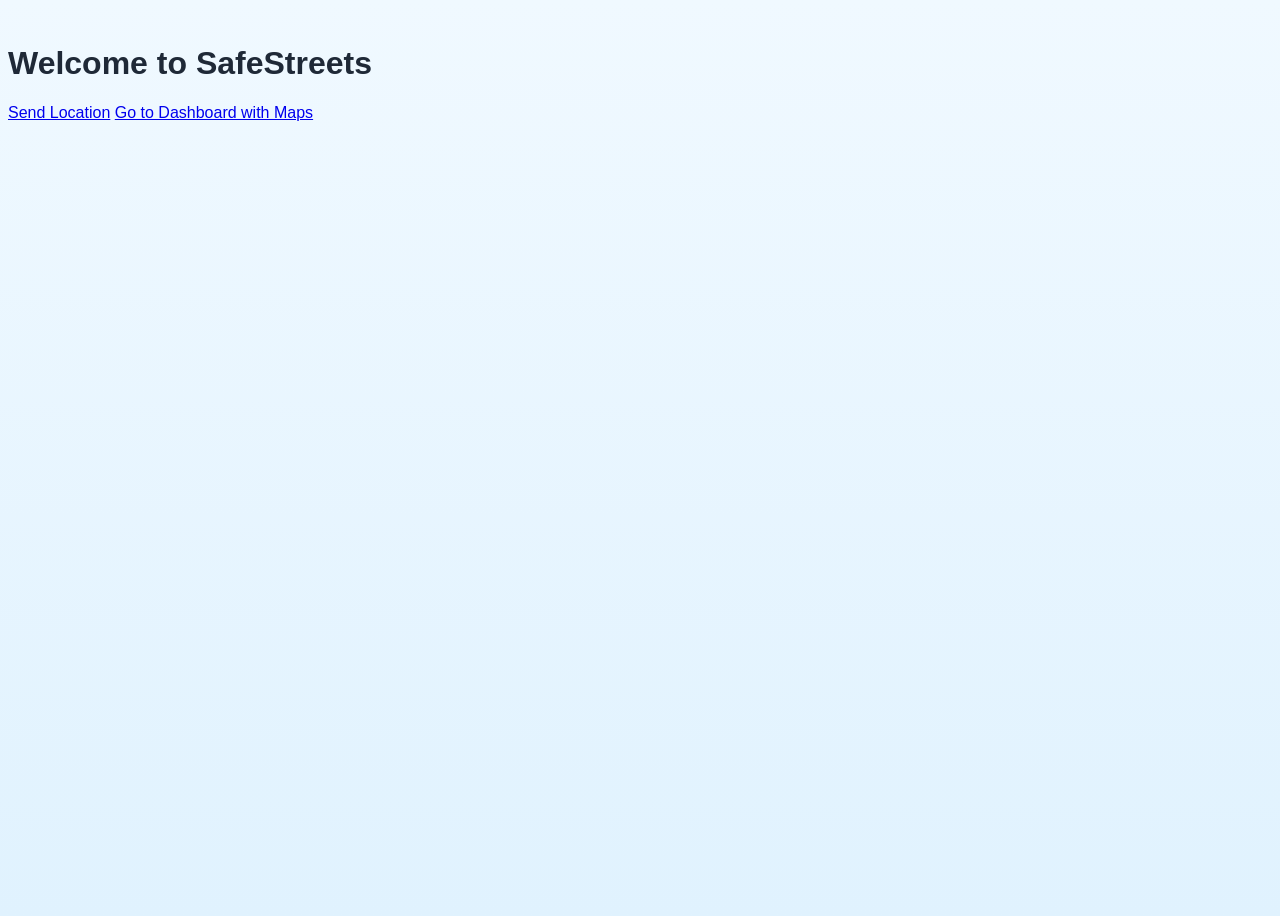
<file: index.html>
<!DOCTYPE html>
<html lang="en">
<head>
  <meta charset="utf-8">
  <meta name="viewport" content="width=device-width,initial-scale=1">
  <title>SafeStreets Web</title>
  <link rel="stylesheet" href="style.css"> <!-- no trailing slash -->
</head>
<body>
  <div id="page-debug" style="color:red; font-weight:bold; padding:8px;"></div>
  <h1>Welcome to SafeStreets</h1>
  <a href="report.html">Send Location</a>
  <a href="dashboard.html">Go to Dashboard with Maps</a>

  <script>
    window.addEventListener('error', function(e) {
      const el = document.getElementById('page-debug');
      el && (el.textContent = 'JS Error: ' + (e.message || e.error || 'unknown'));
      console.error('Captured error:', e);
    });
    window.addEventListener('unhandledrejection', function(ev) {
      const el = document.getElementById('page-debug');
      el && (el.textContent = 'Promise rejection: ' + (ev.reason && (ev.reason.message || ev.reason) || 'unknown'));
      console.error('Unhandled rejection:', ev);
    });
  </script>
</body>
</html>
</file>
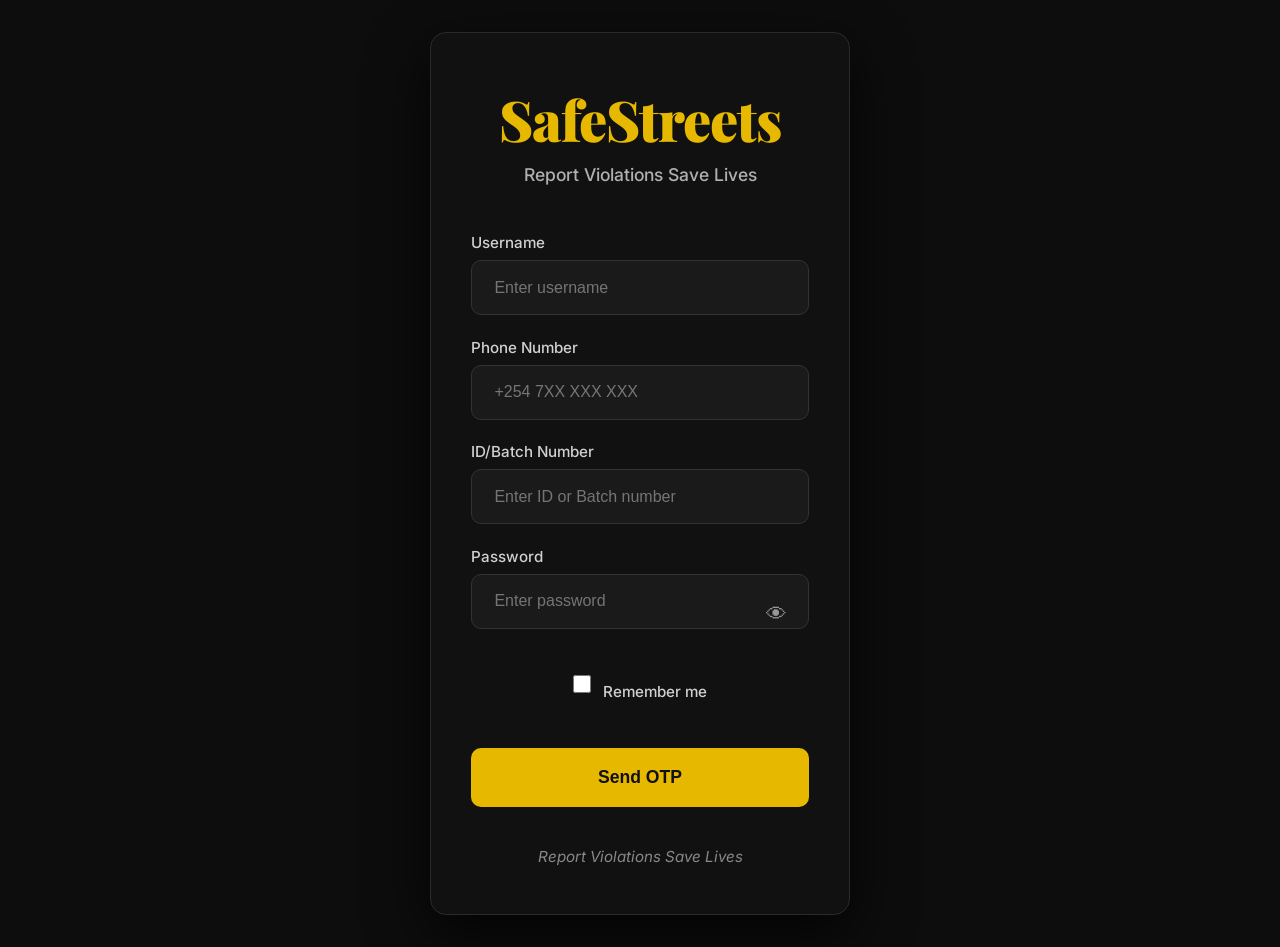
<file: login.html>
<!DOCTYPE html>
<html lang="en">
<head>
  <meta charset="UTF-8" />
  <meta name="viewport" content="width=device-width, initial-scale=1.0"/>
  <title>SafeStreets • Login</title>
  <link href="https://fonts.googleapis.com/css2?family=Inter:wght@400;500;600;700;800;900&family=Playfair+Display:wght@700;900&display=swap" rel="stylesheet"/>
  <style>
    * {
      margin: 0;
      padding: 0;
      box-sizing: border-box;
    }
    body {
      min-height: 100vh;
      background: #0d0d0d;
      color: #f5f5f5;
      font-family: 'Inter', sans-serif;
      display: flex;
      align-items: center;
      justify-content: center;
      padding: 2rem 1rem;
    }

    .login-container {
      background: #111111;
      border: 1px solid #2a2a2a;
      border-radius: 16px;
      padding: 3rem 2.5rem;
      width: 100%;
      max-width: 420px;
      box-shadow: 0 20px 60px rgba(0,0,0,0.8);
      text-align: center;
    }

    .brand {
      font-family: 'Playfair Display', serif;
      font-size: 3.5rem;
      font-weight: 900;
      color: #e6b800; /* goldish */
      margin-bottom: 0.5rem;
      letter-spacing: -1px;
    }

    .tagline {
      font-size: 1.1rem;
      color: #b0b0b0;
      margin-bottom: 3rem;
      font-weight: 500;
    }

    label {
      display: block;
      text-align: left;
      margin-bottom: 0.5rem;
      font-size: 0.95rem;
      font-weight: 500;
      color: #d0d0d0;
    }

    input {
      width: 100%;
      padding: 1.1rem 1.4rem;
      margin-bottom: 1.4rem;
      background: #1a1a1a;
      border: 1px solid #333;
      border-radius: 10px;
      color: #f5f5f5;
      font-size: 1rem;
    }

    input:focus {
      outline: none;
      border-color: #e6b800;
      box-shadow: 0 0 0 3px rgba(230, 184, 0, 0.15);
    }

    .password-group {
      position: relative;
    }

    .toggle-password {
      position: absolute;
      right: 1.4rem;
      top: 50%;
      transform: translateY(-50%);
      color: #999;
      cursor: pointer;
      font-size: 1.3rem;
      user-select: none;
    }

    .remember-group {
      display: flex;
      align-items: center;
      justify-content: center;
      gap: 0.8rem;
      margin: 1.5rem 0 2rem;
      font-size: 0.95rem;
      color: #ccc;
    }

    .remember-group input {
      width: 18px;
      height: 18px;
      accent-color: #e6b800;
    }

    .btn {
      width: 100%;
      padding: 1.2rem;
      background: #e6b800;
      color: #111;
      border: none;
      border-radius: 10px;
      font-size: 1.1rem;
      font-weight: 700;
      cursor: pointer;
      transition: all 0.3s ease;
    }

    .btn:hover {
      background: #ffcc00;
      transform: translateY(-2px);
      box-shadow: 0 10px 25px rgba(230, 184, 0, 0.3);
    }

    .otp-section {
      display: none;
      margin-top: 2.5rem;
      opacity: 0;
      transition: opacity 0.4s ease;
    }

    .otp-section.show {
      display: block;
      opacity: 1;
    }

    .otp-boxes {
      display: flex;
      justify-content: center;
      gap: 1rem;
      margin-top: 1.5rem;
    }

    .otp-box {
      width: 60px;
      height: 60px;
      background: #1a1a1a;
      border: 1px solid #444;
      border-radius: 10px;
      font-size: 1.8rem;
      text-align: center;
      color: #f5f5f5;
      font-weight: 700;
    }

    .otp-box:focus {
      border-color: #e6b800;
      outline: none;
      box-shadow: 0 0 0 3px rgba(230, 184, 0, 0.2);
    }

    .footer-tagline {
      margin-top: 2.5rem;
      font-size: 0.95rem;
      color: #888;
      font-style: italic;
    }
  </style>
</head>
<body>

  <div class="login-container">
    <div class="brand">SafeStreets</div>
    <div class="tagline">Report Violations Save Lives</div>

    <form id="loginForm">
      <label for="username">Username</label>
      <input type="text" id="username" placeholder="Enter username" required />

      <label for="phone">Phone Number</label>
      <input type="tel" id="phone" placeholder="+254 7XX XXX XXX" required />

      <label for="id">ID/Batch Number</label>
      <input type="text" id="id" placeholder="Enter ID or Batch number" required />

      <label for="password">Password</label>
      <div class="password-group">
        <input type="password" id="password" placeholder="Enter password" required />
        <span class="toggle-password" id="togglePassword">👁</span>
      </div>

      <div class="remember-group">
        <input type="checkbox" id="rememberMe" />
        <label for="rememberMe">Remember me</label>
      </div>

      <button type="button" class="btn" id="sendOTPBtn">Send OTP</button>
    </form>

    <div class="otp-section" id="otpSection">
      <div class="otp-boxes">
        <input type="text" class="otp-box" maxlength="1" />
        <input type="text" class="otp-box" maxlength="1" />
        <input type="text" class="otp-box" maxlength="1" />
        <input type="text" class="otp-box" maxlength="1" />
        <input type="text" class="otp-box" maxlength="1" />
        <input type="text" class="otp-box" maxlength="1" />
      </div>
    </div>

    <div class="footer-tagline">Report Violations Save Lives</div>
  </div>

  <script>
    // Password toggle
    const togglePassword = document.getElementById('togglePassword');
    const passwordInput = document.getElementById('password');

    togglePassword.addEventListener('click', () => {
      const type = passwordInput.type === 'password' ? 'text' : 'password';
      passwordInput.type = type;
      togglePassword.textContent = type === 'password' ? '👁' : '🙈';
    });

    // Show OTP boxes after Send OTP click
    document.getElementById('sendOTPBtn').addEventListener('click', () => {
      const otpSection = document.getElementById('otpSection');
      otpSection.classList.add('show');

      // Optional: auto-focus first OTP box
      document.querySelector('.otp-box').focus();
    });

    // Auto-focus next OTP box (optional enhancement)
    const otpInputs = document.querySelectorAll('.otp-box');
    otpInputs.forEach((input, index) => {
      input.addEventListener('input', () => {
        if (input.value && index < otpInputs.length - 1) {
          otpInputs[index + 1].focus();
        }
      });
      input.addEventListener('keydown', (e) => {
        if (e.key === 'Backspace' && !input.value && index > 0) {
          otpInputs[index - 1].focus();
        }
      });
    });
  </script>
</body>
</html>
</file>
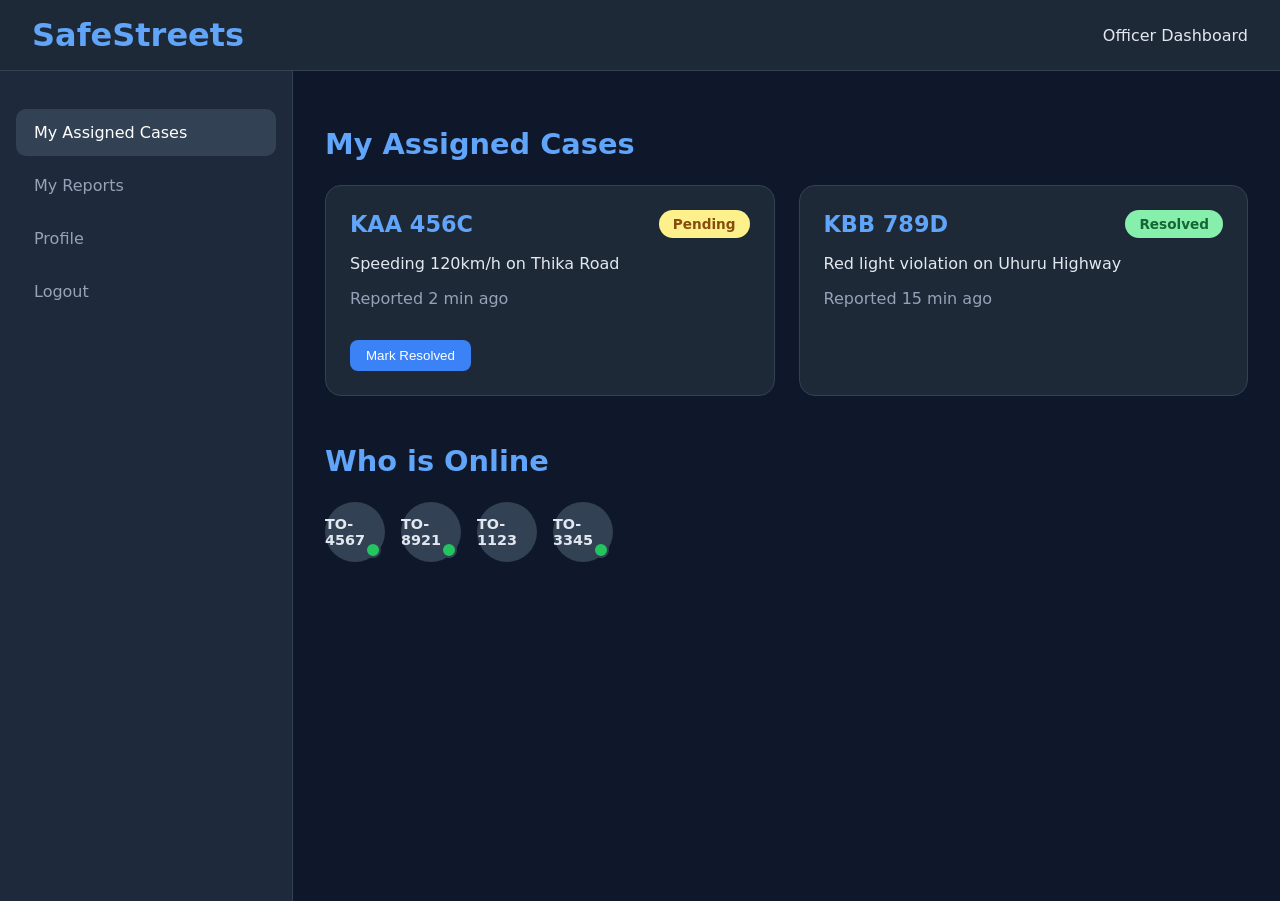
<file: officer-dashboard.html>
<!DOCTYPE html>
<html lang="en">
<head>
  <meta charset="UTF-8" />
  <meta name="viewport" content="width=device-width, initial-scale=1.0"/>
  <title>SafeStreets — Officer Dashboard</title>
  <link rel="stylesheet" href="https://cdnjs.cloudflare.com/ajax/libs/font-awesome/6.5.0/css/all.min.css"/>
  <style>
    body {
      margin: 0;
      background: #0f172a;
      color: #e2e8f0;
      font-family: system-ui, sans-serif;
      height: 100vh;
      overflow: hidden;
    }

    .header {
      background: #1e2937;
      padding: 1rem 2rem;
      display: flex;
      justify-content: space-between;
      align-items: center;
      border-bottom: 1px solid #334155;
    }
    .logo { font-size: 2rem; font-weight: 800; color: #60a5fa; }

    .main {
      display: flex;
      height: calc(100vh - 70px);
    }

    .sidebar {
      width: 260px;
      background: #1e293b;
      border-right: 1px solid #334155;
      padding: 2rem 1rem;
      overflow-y: auto;
    }
    .nav-item {
      padding: 14px 18px;
      margin: 6px 0;
      border-radius: 10px;
      cursor: pointer;
      transition: all 0.25s;
      color: #94a3b8;
    }
    .nav-item:hover, .nav-item.active {
      background: #334155;
      color: white;
    }

    .content {
      flex: 1;
      padding: 2rem;
      overflow-y: auto;
    }

    .section-title {
      font-size: 1.8rem;
      font-weight: 700;
      margin-bottom: 1.5rem;
      color: #60a5fa;
    }

    .cases-grid {
      display: grid;
      grid-template-columns: repeat(auto-fit, minmax(300px, 1fr));
      gap: 1.5rem;
    }
    .case-card {
      background: #1e2937;
      padding: 1.5rem;
      border-radius: 16px;
      border: 1px solid #334155;
    }
    .case-header {
      display: flex;
      justify-content: space-between;
      align-items: center;
      margin-bottom: 1rem;
    }
    .case-plate {
      font-size: 1.4rem;
      font-weight: 700;
      color: #60a5fa;
    }
    .status-badge {
      padding: 6px 14px;
      border-radius: 20px;
      font-size: 0.85rem;
      font-weight: 600;
    }
    .btn-update {
      background: #3b82f6;
      color: white;
      border: none;
      padding: 8px 16px;
      border-radius: 8px;
      cursor: pointer;
      margin-top: 1rem;
    }

    .online-bubbles {
      display: flex;
      gap: 1rem;
      flex-wrap: wrap;
      margin-top: 1.5rem;
    }
    .bubble {
      width: 60px;
      height: 60px;
      border-radius: 50%;
      background: #334155;
      display: flex;
      align-items: center;
      justify-content: center;
      font-size: 0.9rem;
      font-weight: bold;
      position: relative;
    }
    .bubble.online::after {
      content: '';
      position: absolute;
      bottom: 4px;
      right: 4px;
      width: 12px;
      height: 12px;
      background: #22c55e;
      border-radius: 50%;
      border: 2px solid #334155;
    }
  </style>
</head>
<body>

  <div class="header">
    <div class="logo">SafeStreets</div>
    <div>Officer Dashboard</div>
  </div>

  <div class="main">

    <div class="sidebar">
      <div class="nav-item active">My Assigned Cases</div>
      <div class="nav-item">My Reports</div>
      <div class="nav-item">Profile</div>
      <div class="nav-item">Logout</div>
    </div>

    <div class="content">
      <h2 class="section-title">My Assigned Cases</h2>
      <div class="cases-grid">
        <div class="case-card">
          <div class="case-header">
            <div class="case-plate">KAA 456C</div>
            <span class="status-badge" style="background:#fef08a;color:#854d0e;">Pending</span>
          </div>
          <p>Speeding 120km/h on Thika Road</p>
          <p style="color:#94a3b8;margin-top:0.5rem;">Reported 2 min ago</p>
          <button class="btn-update">Mark Resolved</button>
        </div>

        <div class="case-card">
          <div class="case-header">
            <div class="case-plate">KBB 789D</div>
            <span class="status-badge" style="background:#86efac;color:#166534;">Resolved</span>
          </div>
          <p>Red light violation on Uhuru Highway</p>
          <p style="color:#94a3b8;margin-top:0.5rem;">Reported 15 min ago</p>
        </div>
      </div>

      <h2 class="section-title" style="margin-top:3rem;">Who is Online</h2>
      <div class="online-bubbles">
        <div class="bubble online">TO-4567</div>
        <div class="bubble online">TO-8921</div>
        <div class="bubble offline">TO-1123</div>
        <div class="bubble online">TO-3345</div>
      </div>
    </div>
  </div>

</body>
</html>
</file>
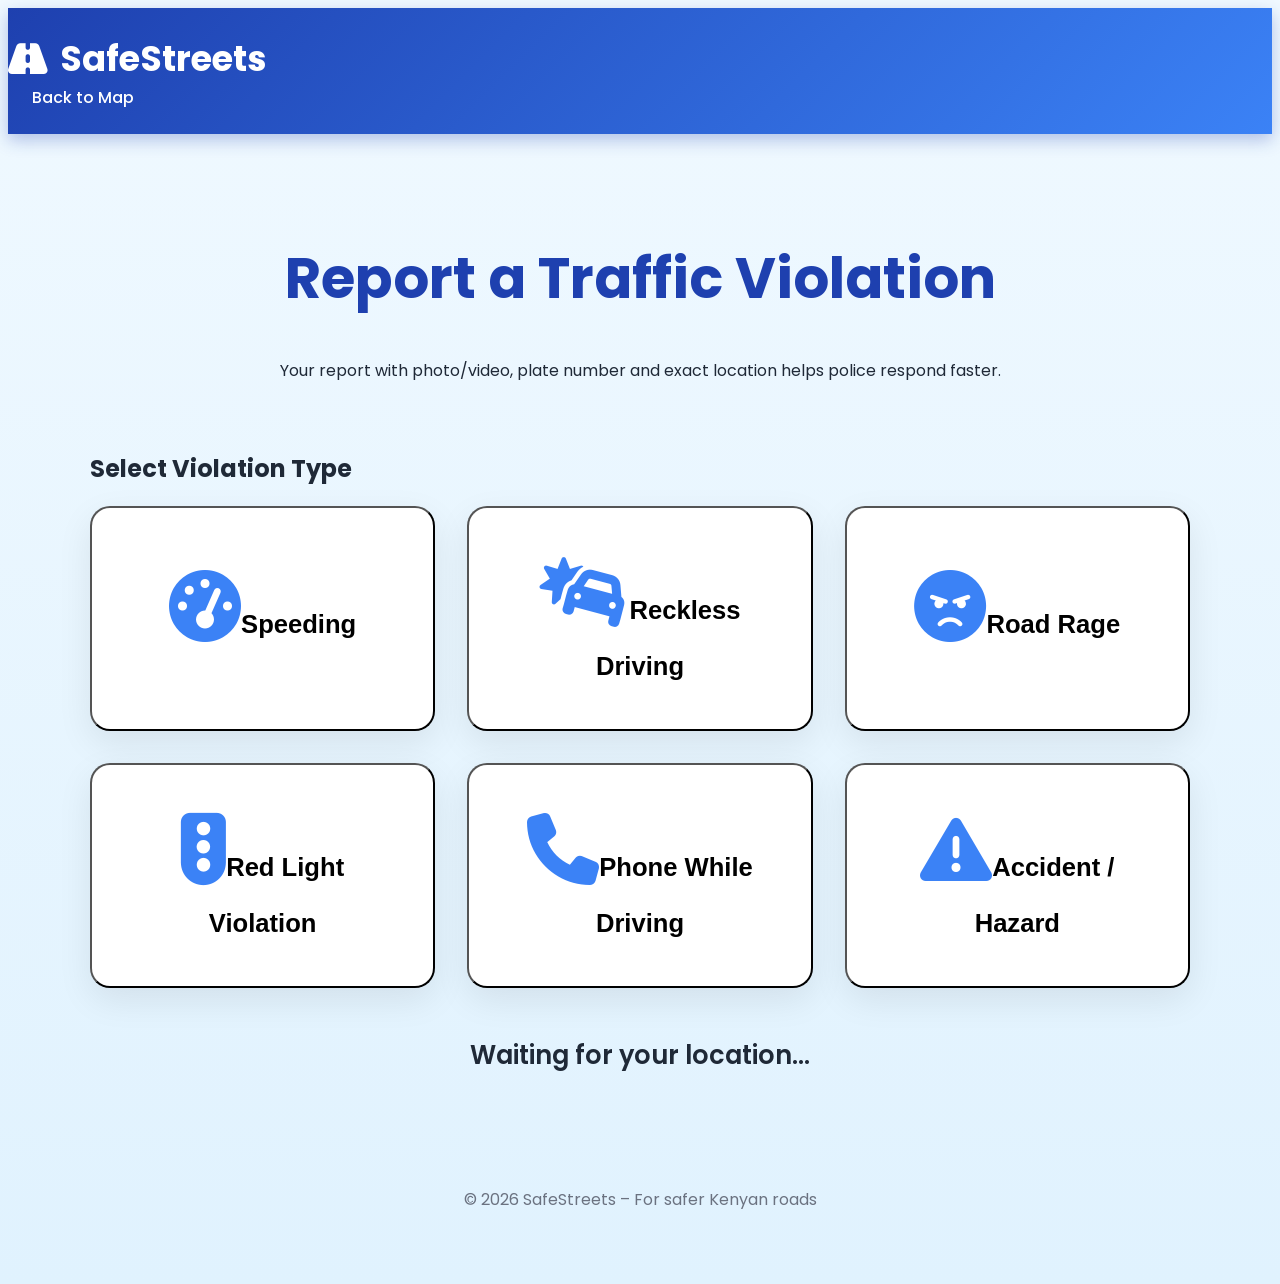
<file: report-location.html>
<!DOCTYPE html>
<html lang="en">
<head>
    <meta charset="UTF-8">
    <meta name="viewport" content="width=device-width, initial-scale=1.0">
    <title>SafeStreets - Report Violation</title>
    <link rel="stylesheet" href="style.css">
    <link href="https://fonts.googleapis.com/css2?family=Poppins:wght@400;500;600;700&display=swap" rel="stylesheet">
    <link rel="stylesheet" href="https://cdnjs.cloudflare.com/ajax/libs/font-awesome/6.5.0/css/all.min.css">
</head>
<body>
    <header>
        <div class="logo">
            <i class="fas fa-road"></i> SafeStreets
        </div>
        <a href="dashboard.html" class="back">Back to Map</a>
    </header>

    <div class="hero">
        <h1>Report a Traffic Violation</h1>
        <p>Your report with photo/video, plate number and exact location helps police respond faster.</p>
    </div>

    <div class="container">
        <h2>Select Violation Type</h2>
        <div class="category-grid">
            <button class="category-card" data-category="speeding"><i class="fas fa-tachometer-alt"></i><span>Speeding</span></button>
            <button class="category-card" data-category="reckless"><i class="fas fa-car-crash"></i><span>Reckless Driving</span></button>
            <button class="category-card" data-category="rage"><i class="fas fa-angry"></i><span>Road Rage</span></button>
            <button class="category-card" data-category="redlight"><i class="fas fa-traffic-light"></i><span>Red Light Violation</span></button>
            <button class="category-card" data-category="phone"><i class="fas fa-phone"></i><span>Phone While Driving</span></button>
            <button class="category-card" data-category="accident"><i class="fas fa-exclamation-triangle"></i><span>Accident / Hazard</span></button>
        </div>

        <div id="details-form" style="display:none;">
            <h2>Incident Details & Evidence</h2>

            <label>Vehicle Plate Number (if visible)</label>
            <input type="text" id="plate" placeholder="e.g. KAA 123B" />

            <label>Description of Incident</label>
            <textarea id="details" rows="5" placeholder="What happened? Time, direction, speed, behavior, road name..."></textarea>

            <label>Attach Photo or Video (very helpful for police)</label>
            <p class="camera-info"><i class="fas fa-camera"></i> Tap below to open camera or select file</p>
            <input type="file" id="media" accept="image/*,video/*" capture="camera" />

            <button id="submitBtn" class="submit-btn">
                <i class="fas fa-paper-plane"></i> Submit Report
            </button>
        </div>

        <p id="status">Waiting for your location...</p>
    </div>

    <footer>
        <p>© 2026 SafeStreets – For safer Kenyan roads</p>
    </footer>

    <script>
        // Category selection
        document.querySelectorAll('.category-card').forEach(card => {
            card.addEventListener('click', () => {
                document.getElementById('details-form').style.display = 'block';
                document.querySelectorAll('.category-card').forEach(c => c.classList.remove('active'));
                card.classList.add('active');
            });
        });

        // Submit
        document.getElementById('submitBtn').addEventListener('click', () => {
            const status = document.getElementById('status');
            status.textContent = "Getting your exact location and street name...";
            status.style.color = "#2563eb";

            navigator.geolocation.getCurrentPosition(
                async (pos) => {
                    const lat = pos.coords.latitude;
                    const lon = pos.coords.longitude;

                    let address = "Unknown location";
                    try {
                        const res = await fetch(`https://nominatim.openstreetmap.org/reverse?lat=${lat}&lon=${lon}&format=json`);
                        const data = await res.json();
                        address = data.display_name || "Unknown location";
                    } catch(e) {}

                    status.textContent = `Location captured: ${address} — Sending report...`;

                    const formData = new FormData();
                    formData.append('latitude', lat);
                    formData.append('longitude', lon);
                    formData.append('plate', document.getElementById('plate').value);
                    formData.append('details', document.getElementById('details').value + "\nLocation: " + address);
                    const mediaFile = document.getElementById('media').files[0];
                    if (mediaFile) formData.append('media', mediaFile);

                    fetch('save_location.php', {
                        method: 'POST',
                        body: formData
                    })
                    .then(r => r.json())
                    .then(res => {
                        if (res.status === "success") {
                            status.innerHTML = "✅ Report submitted successfully!<br>Redirecting to map...";
                            status.style.color = "#10b981";
                            setTimeout(() => location.href = "dashboard.html", 2500);
                        } else {
                            status.textContent = "Error: " + (res.message || "Unknown");
                            status.style.color = "#ef4444";
                        }
                    })
                    .catch(() => {
                        status.textContent = "Network error — check internet or server";
                        status.style.color = "#ef4444";
                    });
                },
                (err) => {
                    status.textContent = "GPS error: " + err.message + " — Please allow location access";
                    status.style.color = "#ef4444";
                },
                { enableHighAccuracy: true, timeout: 15000, maximumAge: 0 }
            );
        });
        document.getElementById('submitBtn').addEventListener('click', async () => {
    const status = document.getElementById('status');
    status.textContent = "Requesting location...";
    status.style.color = "#2563eb";

    try {
        const pos = await new Promise((resolve, reject) => {
            navigator.geolocation.getCurrentPosition(resolve, reject, {
                enableHighAccuracy: true,
                timeout: 20000,
                maximumAge: 0
            });
        });

        const lat = pos.coords.latitude;
        const lon = pos.coords.longitude;

        let address = "Unknown location";
        try {
            const geoRes = await fetch(`https://nominatim.openstreetmap.org/reverse?lat=${lat}&lon=${lon}&format=json`);
            const geoData = await geoRes.json();
            address = geoData.display_name || "Unknown location";
        } catch (e) {}

        status.textContent = `Location: ${address} — Sending...`;

        const formData = new FormData();
        formData.append('latitude', lat);
        formData.append('longitude', lon);
        formData.append('plate', document.getElementById('plate').value.trim());
        formData.append('details', document.getElementById('details').value.trim() + "\nLocation: " + address);

        const media = document.getElementById('media').files[0];
        if (media) formData.append('media', media);

        const res = await fetch('save_location.php', {
            method: 'POST',
            body: formData
        });

        if (!res.ok) {
            throw new Error(`Server returned ${res.status} ${res.statusText}`);
        }

        const result = await res.json();

        if (result.status === 'success') {
            status.innerHTML = "Success! Report sent.<br>Redirecting to map...";
            status.style.color = "#10b981";
            setTimeout(() => window.location.href = "dashboard.html", 2500);
        } else {
            status.textContent = "Server error: " + (result.message || "Unknown response");
            status.style.color = "#ef4444";
        }
    } catch (err) {
        status.textContent = "Error: " + err.message;
        status.style.color = "#ef4444";
        console.error("Full error:", err);
    }
});
    </script>
</body>
</html>
</file>
<file: style.css>
body {
    font-family: 'Poppins', sans-serif;
    background: linear-gradient(180deg, #f0f9ff 0%, #e0f2fe 100%);
    color: #1f2937;
    min-height: 100vh;
}

header {
    background: linear-gradient(135deg, #1e40af, #3b82f6);
    color: white;
    padding: 1.5rem 0;
    box-shadow: 0 6px 16px rgba(30,64,175,0.3);
}

.logo {
    font-size: 2.2rem;
    font-weight: 700;
    display: flex;
    align-items: center;
    gap: 12px;
}

.back {
    color: white;
    text-decoration: none;
    font-weight: 500;
    padding: 12px 24px;
    border-radius: 50px;
}

.hero {
    text-align: center;
    padding: 4rem 0 2rem;
}

.hero h1 {
    font-size: 3.5rem;
    color: #1e40af;
    font-weight: 700;
}

.container {
    max-width: 1100px;
    margin: 0 auto;
    padding: 0 20px;
}

.category-grid {
    display: grid;
    grid-template-columns: repeat(auto-fit, minmax(300px, 1fr));
    gap: 2rem;
}

.category-card {
    background: white;
    border-radius: 20px;
    padding: 3rem 2rem;
    text-align: center;
    cursor: pointer;
    box-shadow: 0 12px 35px rgba(0,0,0,0.08);
    transition: all 0.4s;
}

.category-card:hover {
    transform: translateY(-12px);
    box-shadow: 0 24px 50px rgba(59,130,246,0.35);
}

.category-card i {
    font-size: 4.5rem;
    margin-bottom: 1.5rem;
    color: #3b82f6;
}

.category-card span {
    font-size: 1.6rem;
    font-weight: 600;
}

#details-form {
    background: white;
    padding: 3rem;
    border-radius: 20px;
    margin: 3rem 0;
    box-shadow: 0 12px 40px rgba(0,0,0,0.1);
}

label {
    display: block;
    margin: 1.5rem 0 0.5rem;
    font-weight: 500;
}

input, textarea {
    width: 100%;
    padding: 1.2rem;
    border: 2px solid #cbd5e1;
    border-radius: 12px;
    font-size: 1.1rem;
}

.submit-btn {
    background: linear-gradient(135deg, #10b981, #059669);
    color: white;
    border: none;
    padding: 1.6rem;
    font-size: 1.6rem;
    font-weight: 600;
    border-radius: 50px;
    cursor: pointer;
    width: 100%;
    margin-top: 2rem;
    transition: all 0.3s;
}

.submit-btn:hover {
    transform: translateY(-4px);
    box-shadow: 0 15px 35px rgba(16,185,129,0.4);
}

#status {
    text-align: center;
    font-size: 1.6rem;
    margin: 3rem 0;
    font-weight: 600;
}

footer {
    text-align: center;
    padding: 3rem 0;
    color: #6b7280;
}
.login-container {
    min-height: 100vh;
    display: flex;
    align-items: center;
    justify-content: center;
    background: linear-gradient(135deg, #1e40af, #3b82f6);
}

.login-card {
    background: white;
    padding: 3rem;
    border-radius: 20px;
    box-shadow: 0 20px 50px rgba(0,0,0,0.3);
    max-width: 450px;
    width: 90%;
    text-align: center;
}

.login-card .logo {
    font-size: 2.5rem;
    margin-bottom: 1.5rem;
    color: #1e40af;
}

.login-card h1 {
    font-size: 2.2rem;
    margin-bottom: 1rem;
    color: #1e40af;
}

.login-card p {
    margin-bottom: 2rem;
    color: #475569;
}

.login-card input {
    width: 100%;
    padding: 1.2rem;
    margin-bottom: 1.5rem;
    border: 2px solid #cbd5e1;
    border-radius: 12px;
    font-size: 1.1rem;
}

.login-btn {
    background: linear-gradient(135deg, #3b82f6, #1e40af);
    color: white;
    border: none;
    padding: 1.4rem;
    font-size: 1.4rem;
    font-weight: 600;
    border-radius: 50px;
    cursor: pointer;
    width: 100%;
    transition: all 0.3s;
}

.login-btn:hover {
    transform: translateY(-3px);
    box-shadow: 0 15px 35px rgba(59,130,246,0.4);
}

.forgot a {
    color: #3b82f6;
    text-decoration: none;
}

.info {
    margin-top: 2rem;
    font-size: 0.95rem;
    color: #6b7280;
}
.login-body {
    background: linear-gradient(135deg, #1e40af, #3b82f6);
    display: flex;
    align-items: center;
    justify-content: center;
    min-height: 100vh;
}

.login-container {
    width: 100%;
    max-width: 480px;
    padding: 20px;
}

.login-card {
    background: white;
    padding: 3rem 2.5rem;
    border-radius: 20px;
    box-shadow: 0 20px 50px rgba(0,0,0,0.3);
    text-align: center;
}

.login-card .logo {
    font-size: 2.8rem;
    margin-bottom: 1.5rem;
    color: #1e40af;
}

.login-card h1 {
    font-size: 2.4rem;
    margin-bottom: 0.5rem;
    color: #1e40af;
}

.role-selection {
    margin: 1.5rem 0;
}

.role-buttons {
    display: flex;
    gap: 1rem;
    justify-content: center;
    margin-top: 0.8rem;
}

.role-btn {
    background: #e5e7eb;
    border: none;
    padding: 0.9rem 1.8rem;
    border-radius: 50px;
    font-weight: 500;
    cursor: pointer;
    transition: all 0.3s;
}

.role-btn.active {
    background: #3b82f6;
    color: white;
}

.login-card input {
    width: 100%;
    padding: 1.2rem;
    margin-bottom: 1.5rem;
    border: 2px solid #cbd5e1;
    border-radius: 12px;
    font-size: 1.1rem;
}

.login-btn {
    background: linear-gradient(135deg, #3b82f6, #1e40af);
    color: white;
    border: none;
    padding: 1.4rem;
    font-size: 1.4rem;
    font-weight: 600;
    border-radius: 50px;
    cursor: pointer;
    width: 100%;
    transition: all 0.3s;
}

.login-btn:hover {
    transform: translateY(-3px);
    box-shadow: 0 15px 35px rgba(59,130,246,0.4);
}

.forgot a, .register a {
    color: #3b82f6;
    text-decoration: none;
}

.register {
    margin-top: 2rem;
}
.login-body {
    background: linear-gradient(135deg, #1e40af, #3b82f6);
    display: flex;
    align-items: center;
    justify-content: center;
    min-height: 100vh;
}

.login-container {
    width: 100%;
    max-width: 480px;
    padding: 20px;
}

.login-card {
    background: white;
    padding: 3rem 2.5rem;
    border-radius: 20px;
    box-shadow: 0 20px 50px rgba(0,0,0,0.3);
    text-align: center;
}

.login-card .logo {
    font-size: 2.8rem;
    margin-bottom: 1.5rem;
    color: #1e40af;
}

.login-card h1 {
    font-size: 2.4rem;
    margin-bottom: 0.5rem;
    color: #1e40af;
}

.role-selection {
    margin: 1.5rem 0;
}

.role-buttons {
    display: flex;
    gap: 1rem;
    justify-content: center;
    margin-top: 0.8rem;
}

.role-btn {
    background: #e5e7eb;
    border: none;
    padding: 0.9rem 1.8rem;
    border-radius: 50px;
    font-weight: 500;
    cursor: pointer;
    transition: all 0.3s;
}

.role-btn.active {
    background: #3b82f6;
    color: white;
}

.login-card input {
    width: 100%;
    padding: 1.2rem;
    margin-bottom: 1.5rem;
    border: 2px solid #cbd5e1;
    border-radius: 12px;
    font-size: 1.1rem;
}

.login-btn {
    background: linear-gradient(135deg, #3b82f6, #1e40af);
    color: white;
    border: none;
    padding: 1.4rem;
    font-size: 1.4rem;
    font-weight: 600;
    border-radius: 50px;
    cursor: pointer;
    width: 100%;
    transition: all 0.3s;
}

.login-btn:hover {
    transform: translateY(-3px);
    box-shadow: 0 15px 35px rgba(59,130,246,0.4);
}

.forgot a, .register a {
    color: #3b82f6;
    text-decoration: none;
}

.register {
    margin-top: 2rem;
}
/* Login Page - Colourful & Vibby */
.login-body {
    background: linear-gradient(135deg, #1e3a8a, #60a5fa, #a5b4fc);
    display: flex;
    align-items: center;
    justify-content: center;
    min-height: 100vh;
    overflow: hidden;
    position: relative;
    font-family: 'Poppins', sans-serif;
}

.city-bg {
    position: absolute;
    inset: 0;
    background: linear-gradient(to bottom, #0f172a 0%, #1e293b 50%, #334155 100%);
    z-index: 0;
}

.road-layer {
    position: absolute;
    bottom: 0;
    left: 0;
    right: 0;
    height: 40%;
    background: repeating-linear-gradient(
        90deg,
        #333 0,
        #333 40px,
        #f97316 40px,
        #f97316 80px
    );
    opacity: 0.7;
}

.car {
    position: absolute;
    font-size: 5rem;
    color: #fef08a;
    animation: drive 20s linear infinite;
}

.car1 { top: 20%; left: -10%; animation-duration: 15s; }
.car2 { bottom: 25%; right: -10%; animation-direction: reverse; animation-duration: 18s; }

@keyframes drive {
    0% { transform: translateX(-100%); }
    100% { transform: translateX(200vw); }
}

.traffic-light {
    position: absolute;
    width: 100px;
    height: 300px;
    background: #111;
    border-radius: 50px;
    box-shadow: 0 0 40px rgba(0,0,0,0.7);
}

.top-left { top: 10%; left: 10%; }
.bottom-right { bottom: 15%; right: 10%; }

.traffic-light::before {
    content: '';
    position: absolute;
    top: 20px; left: 20px; right: 20px; bottom: 20px;
    background: radial-gradient(circle, #ef4444 0%, #991b1b 100%);
    border-radius: 50%;
    box-shadow: 0 0 30px #ef4444;
}

.traffic-light:nth-child(2)::before { background: radial-gradient(circle, #fbbf24 0%, #b45309 100%); top: 120px; box-shadow: 0 0 30px #fbbf24; }
.traffic-light:nth-child(2)::after { content: ''; position: absolute; top: 220px; left: 20px; right: 20px; bottom: 20px; background: radial-gradient(circle, #22c55e 0%, #15803d 100%); border-radius: 50%; box-shadow: 0 0 30px #22c55e; }

.sign {
    position: absolute;
    width: 160px;
    height: 160px;
    background: white;
    border: 18px solid #000;
    border-radius: 50%;
    display: flex;
    align-items: center;
    justify-content: center;
    font-size: 3.5rem;
    font-weight: 900;
    color: #000;
    box-shadow: 0 15px 35px rgba(0,0,0,0.5);
}

.stop-sign { top: 15%; right: 15%; background: #dc2626; color: white; }
.yield-sign { bottom: 20%; left: 25%; background: #fef08a; }

.login-container {
    position: relative;
    z-index: 1;
    width: 100%;
    max-width: 480px;
    padding: 20px;
}

.login-card {
    background: rgba(255,255,255,0.92);
    backdrop-filter: blur(12px);
    padding: 3.5rem 2.8rem;
    border-radius: 28px;
    box-shadow: 0 30px 70px rgba(0,0,0,0.4);
    text-align: center;
}

.login-card .logo {
    font-size: 3.5rem;
    margin-bottom: 1.8rem;
    color: #1e40af;
    font-weight: 800;
    text-shadow: 0 2px 10px rgba(30,64,175,0.3);
}

.login-card h1 {
    font-size: 2.8rem;
    margin-bottom: 0.8rem;
    color: #1e40af;
    font-weight: 700;
}

.subtitle {
    font-size: 1.35rem;
    color: #475569;
    margin-bottom: 2.8rem;
}

.role-buttons {
    display: flex;
    gap: 1.5rem;
    justify-content: center;
    margin: 2rem 0 2.5rem;
}

.role-btn {
    flex: 1;
    padding: 1.3rem 2rem;
    font-size: 1.35rem;
    font-weight: 600;
    border: none;
    border-radius: 60px;
    cursor: pointer;
    transition: all 0.4s ease;
    box-shadow: 0 8px 20px rgba(0,0,0,0.2);
}

.role-btn.active {
    background: linear-gradient(135deg, #3b82f6, #1d4ed8);
    color: white;
    transform: scale(1.1);
    box-shadow: 0 15px 35px rgba(59,130,246,0.5);
}

.role-btn:not(.active) {
    background: #e5e7eb;
    color: #1f2937;
}

.login-card input {
    width: 100%;
    padding: 1.4rem;
    margin-bottom: 1.8rem;
    border: 2px solid #d1d5db;
    border-radius: 16px;
    font-size: 1.2rem;
    transition: all 0.3s;
}

.login-card input:focus {
    border-color: #3b82f6;
    box-shadow: 0 0 0 6px rgba(59,130,246,0.2);
    outline: none;
}

.login-btn {
    background: linear-gradient(135deg, #10b981, #059669);
    color: white;
    border: none;
    padding: 1.6rem;
    font-size: 1.5rem;
    font-weight: 600;
    border-radius: 60px;
    cursor: pointer;
    width: 100%;
    margin-top: 1.5rem;
    transition: all 0.4s;
    box-shadow: 0 12px 30px rgba(16,185,129,0.4);
}

.login-btn:hover {
    transform: translateY(-5px) scale(1.03);
    box-shadow: 0 20px 45px rgba(16,185,129,0.55);
}

.info a {
    color: #3b82f6;
    text-decoration: none;
    font-weight: 500;
}
/* Animated Road City Background */
.login-body {
    background: linear-gradient(135deg, #1e3a8a, #60a5fa, #a5b4fc, #c084fc);
    display: flex;
    align-items: center;
    justify-content: center;
    min-height: 100vh;
    overflow: hidden;
    position: relative;
}

.road-city-bg {
    position: absolute;
    inset: 0;
    z-index: 0;
}

.road-lines {
    position: absolute;
    bottom: 0;
    left: 0;
    right: 0;
    height: 45%;
    background: repeating-linear-gradient(
        90deg,
        #333 0,
        #333 60px,
        #f97316 60px,
        #f97316 120px
    );
    opacity: 0.75;
    animation: moveLines 8s linear infinite;
}

@keyframes moveLines {
    0% { background-position: 0 0; }
    100% { background-position: -240px 0; }
}

.car {
    position: absolute;
    font-size: 6rem;
    color: #fef08a;
    text-shadow: 0 0 20px #fef08a;
    animation: drive linear infinite;
}

.car-left   { top: 25%; animation-duration: 14s; }
.car-right  { bottom: 30%; animation-duration: 18s; animation-direction: reverse; }
.car-slow   { top: 55%; animation-duration: 25s; color: #60a5fa; }

@keyframes drive {
    0%   { transform: translateX(-150%); }
    100% { transform: translateX(150vw); }
}

.road-sign {
    position: absolute;
    width: 140px;
    height: 140px;
    background: white;
    border: 16px solid #000;
    border-radius: 50%;
    display: flex;
    align-items: center;
    justify-content: center;
    font-size: 3.2rem;
    font-weight: 900;
    color: #000;
    box-shadow: 0 15px 35px rgba(0,0,0,0.5);
    animation: float 6s ease-in-out infinite;
}

.stop-sign     { top: 12%; right: 18%; background: #ef4444; color: white; animation-delay: 0s; }
.yield-sign    { bottom: 18%; left: 15%; background: #fef08a; animation-delay: 1.5s; }
.speed-sign    { top: 45%; left: 22%; background: #fff; font-size: 2.8rem; animation-delay: 3s; }
.noentry-sign  { bottom: 25%; right: 20%; background: #dc2626; color: white; animation-delay: 4.2s; }

@keyframes float {
    0%, 100% { transform: translateY(0); }
    50%      { transform: translateY(-20px); }
}

.traffic-light {
    position: absolute;
    width: 90px;
    height: 260px;
    background: #111;
    border-radius: 45px;
    box-shadow: 0 0 40px rgba(0,0,0,0.7);
}

.tl1 { top: 10%; left: 10%; }
.tl2 { bottom: 15%; right: 12%; }

.traffic-light .light {
    width: 60px;
    height: 60px;
    margin: 20px auto;
    border-radius: 50%;
    box-shadow: 0 0 30px;
}

.tl1 .red    { background: #ef4444; box-shadow: 0 0 40px #ef4444; animation: blinkRed 4s infinite; }
.tl1 .yellow { background: #fbbf24; box-shadow: 0 0 40px #fbbf24; animation: blinkYellow 4s infinite 1.3s; }
.tl1 .green  { background: #22c55e; box-shadow: 0 0 40px #22c55e; animation: blinkGreen 4s infinite 2.6s; }

@keyframes blinkRed    { 0%, 40% { opacity: 1; } 41%, 100% { opacity: 0.3; } }
@keyframes blinkYellow { 0%, 40% { opacity: 0.3; } 41%, 80% { opacity: 1; } 81%, 100% { opacity: 0.3; } }
@keyframes blinkGreen  { 0%, 60% { opacity: 0.3; } 61%, 100% { opacity: 1; } }

/* Login Card */
.login-container { position: relative; z-index: 1; width: 100%; max-width: 500px; padding: 20px; }

.login-card {
    background: rgba(255,255,255,0.94);
    backdrop-filter: blur(14px);
    padding: 3.8rem 3rem;
    border-radius: 32px;
    box-shadow: 0 35px 80px rgba(0,0,0,0.45);
    text-align: center;
}

.login-card .logo {
    font-size: 4rem;
    margin-bottom: 1.5rem;
    color: #1e40af;
    font-weight: 900;
    text-shadow: 0 4px 12px rgba(30,64,175,0.4);
}

.login-card h1 {
    font-size: 3rem;
    margin-bottom: 0.8rem;
    color: #1e40af;
    font-weight: 800;
}

.subtitle {
    font-size: 1.4rem;
    color: #475569;
    margin-bottom: 3rem;
}

.role-buttons {
    display: flex;
    gap: 1.8rem;
    justify-content: center;
    margin: 2.5rem 0 3rem;
}

.role-btn {
    flex: 1;
    padding: 1.4rem 2.5rem;
    font-size: 1.4rem;
    font-weight: 700;
    border: none;
    border-radius: 70px;
    cursor: pointer;
    transition: all 0.4s cubic-bezier(0.175, 0.885, 0.32, 1.275);
    box-shadow: 0 10px 25px rgba(0,0,0,0.25);
}

.role-btn.active {
    background: linear-gradient(135deg, #f97316, #ea580c);
    color: white;
    transform: scale(1.12) rotate(2deg);
    box-shadow: 0 20px 50px rgba(249,115,22,0.6);
}

.role-btn:not(.active) {
    background: #e5e7eb;
    color: #1f2937;
}

.login-card input {
    width: 100%;
    padding: 1.5rem;
    margin-bottom: 2rem;
    border: 3px solid #d1d5db;
    border-radius: 18px;
    font-size: 1.25rem;
    transition: all 0.3s;
}

.login-card input:focus {
    border-color: #f97316;
    box-shadow: 0 0 0 8px rgba(249,115,22,0.25);
    outline: none;
}

.login-btn {
    background: linear-gradient(135deg, #10b981, #059669);
    color: white;
    border: none;
    padding: 1.7rem;
    font-size: 1.6rem;
    font-weight: 700;
    border-radius: 70px;
    cursor: pointer;
    width: 100%;
    margin-top: 1.5rem;
    transition: all 0.4s cubic-bezier(0.175, 0.885, 0.32, 1.275);
    box-shadow: 0 15px 40px rgba(16,185,129,0.5);
}

.login-btn:hover {
    transform: translateY(-6px) scale(1.04);
    box-shadow: 0 25px 60px rgba(16,185,129,0.65);
}
/* Animated Road City Background */
.login-body {
    background: linear-gradient(135deg, #1e3a8a, #60a5fa, #a5b4fc, #c084fc);
    display: flex;
    align-items: center;
    justify-content: center;
    min-height: 100vh;
    overflow: hidden;
    position: relative;
}

.road-city-bg {
    position: absolute;
    inset: 0;
    z-index: 0;
}

.road-lines {
    position: absolute;
    bottom: 0;
    left: 0;
    right: 0;
    height: 45%;
    background: repeating-linear-gradient(
        90deg,
        #333 0,
        #333 60px,
        #f97316 60px,
        #f97316 120px
    );
    opacity: 0.75;
    animation: moveLines 8s linear infinite;
}

@keyframes moveLines {
    0% { background-position: 0 0; }
    100% { background-position: -240px 0; }
}

.car {
    position: absolute;
    font-size: 6rem;
    color: #fef08a;
    text-shadow: 0 0 20px #fef08a;
    animation: drive linear infinite;
}

.car-left   { top: 25%; animation-duration: 14s; }
.car-right  { bottom: 30%; animation-duration: 18s; animation-direction: reverse; }
.car-slow   { top: 55%; animation-duration: 25s; color: #60a5fa; }

@keyframes drive {
    0%   { transform: translateX(-150%); }
    100% { transform: translateX(150vw); }
}

.road-sign {
    position: absolute;
    width: 140px;
    height: 140px;
    background: white;
    border: 16px solid #000;
    border-radius: 50%;
    display: flex;
    align-items: center;
    justify-content: center;
    font-size: 3.2rem;
    font-weight: 900;
    color: #000;
    box-shadow: 0 15px 35px rgba(0,0,0,0.5);
    animation: float 6s ease-in-out infinite;
}

.stop-sign     { top: 12%; right: 18%; background: #ef4444; color: white; animation-delay: 0s; }
.yield-sign    { bottom: 18%; left: 15%; background: #fef08a; animation-delay: 1.5s; }
.speed-sign    { top: 45%; left: 22%; background: #fff; font-size: 2.8rem; animation-delay: 3s; }
.noentry-sign  { bottom: 25%; right: 20%; background: #dc2626; color: white; animation-delay: 4.2s; }

@keyframes float {
    0%, 100% { transform: translateY(0); }
    50%      { transform: translateY(-20px); }
}

.traffic-light {
    position: absolute;
    width: 90px;
    height: 260px;
    background: #111;
    border-radius: 45px;
    box-shadow: 0 0 40px rgba(0,0,0,0.7);
}

.tl1 { top: 10%; left: 10%; }
.tl2 { bottom: 15%; right: 12%; }

.traffic-light .light {
    width: 60px;
    height: 60px;
    margin: 20px auto;
    border-radius: 50%;
    box-shadow: 0 0 30px;
}

.tl1 .red    { background: #ef4444; box-shadow: 0 0 40px #ef4444; animation: blinkRed 4s infinite; }
.tl1 .yellow { background: #fbbf24; box-shadow: 0 0 40px #fbbf24; animation: blinkYellow 4s infinite 1.3s; }
.tl1 .green  { background: #22c55e; box-shadow: 0 0 40px #22c55e; animation: blinkGreen 4s infinite 2.6s; }

@keyframes blinkRed    { 0%, 40% { opacity: 1; } 41%, 100% { opacity: 0.3; } }
@keyframes blinkYellow { 0%, 40% { opacity: 0.3; } 41%, 80% { opacity: 1; } 81%, 100% { opacity: 0.3; } }
@keyframes blinkGreen  { 0%, 60% { opacity: 0.3; } 61%, 100% { opacity: 1; } }

/* Login Card */
.login-container { position: relative; z-index: 1; width: 100%; max-width: 500px; padding: 20px; }

.login-card {
    background: rgba(255,255,255,0.94);
    backdrop-filter: blur(14px);
    padding: 3.8rem 3rem;
    border-radius: 32px;
    box-shadow: 0 35px 80px rgba(0,0,0,0.45);
    text-align: center;
}

.login-card .logo {
    font-size: 4rem;
    margin-bottom: 1.5rem;
    color: #1e40af;
    font-weight: 900;
    text-shadow: 0 4px 12px rgba(30,64,175,0.4);
}

.login-card h1 {
    font-size: 3rem;
    margin-bottom: 0.8rem;
    color: #1e40af;
    font-weight: 800;
}

.subtitle {
    font-size: 1.4rem;
    color: #475569;
    margin-bottom: 3rem;
}

.role-buttons {
    display: flex;
    gap: 1.8rem;
    justify-content: center;
    margin: 2.5rem 0 3rem;
}

.role-btn {
    flex: 1;
    padding: 1.4rem 2.5rem;
    font-size: 1.4rem;
    font-weight: 700;
    border: none;
    border-radius: 70px;
    cursor: pointer;
    transition: all 0.4s cubic-bezier(0.175, 0.885, 0.32, 1.275);
    box-shadow: 0 10px 25px rgba(0,0,0,0.25);
}

.role-btn.active {
    background: linear-gradient(135deg, #f97316, #ea580c);
    color: white;
    transform: scale(1.12) rotate(2deg);
    box-shadow: 0 20px 50px rgba(249,115,22,0.6);
}

.role-btn:not(.active) {
    background: #e5e7eb;
    color: #1f2937;
}

.login-card input {
    width: 100%;
    padding: 1.5rem;
    margin-bottom: 2rem;
    border: 3px solid #d1d5db;
    border-radius: 18px;
    font-size: 1.25rem;
    transition: all 0.3s;
}

.login-card input:focus {
    border-color: #f97316;
    box-shadow: 0 0 0 8px rgba(249,115,22,0.25);
    outline: none;
}

.login-btn {
    background: linear-gradient(135deg, #10b981, #059669);
    color: white;
    border: none;
    padding: 1.7rem;
    font-size: 1.6rem;
    font-weight: 700;
    border-radius: 70px;
    cursor: pointer;
    width: 100%;
    margin-top: 1.5rem;
    transition: all 0.4s cubic-bezier(0.175, 0.885, 0.32, 1.275);
    box-shadow: 0 15px 40px rgba(16,185,129,0.5);
}

.login-btn:hover {
    transform: translateY(-6px) scale(1.04);
    box-shadow: 0 25px 60px rgba(16,185,129,0.65);
}
</file>
